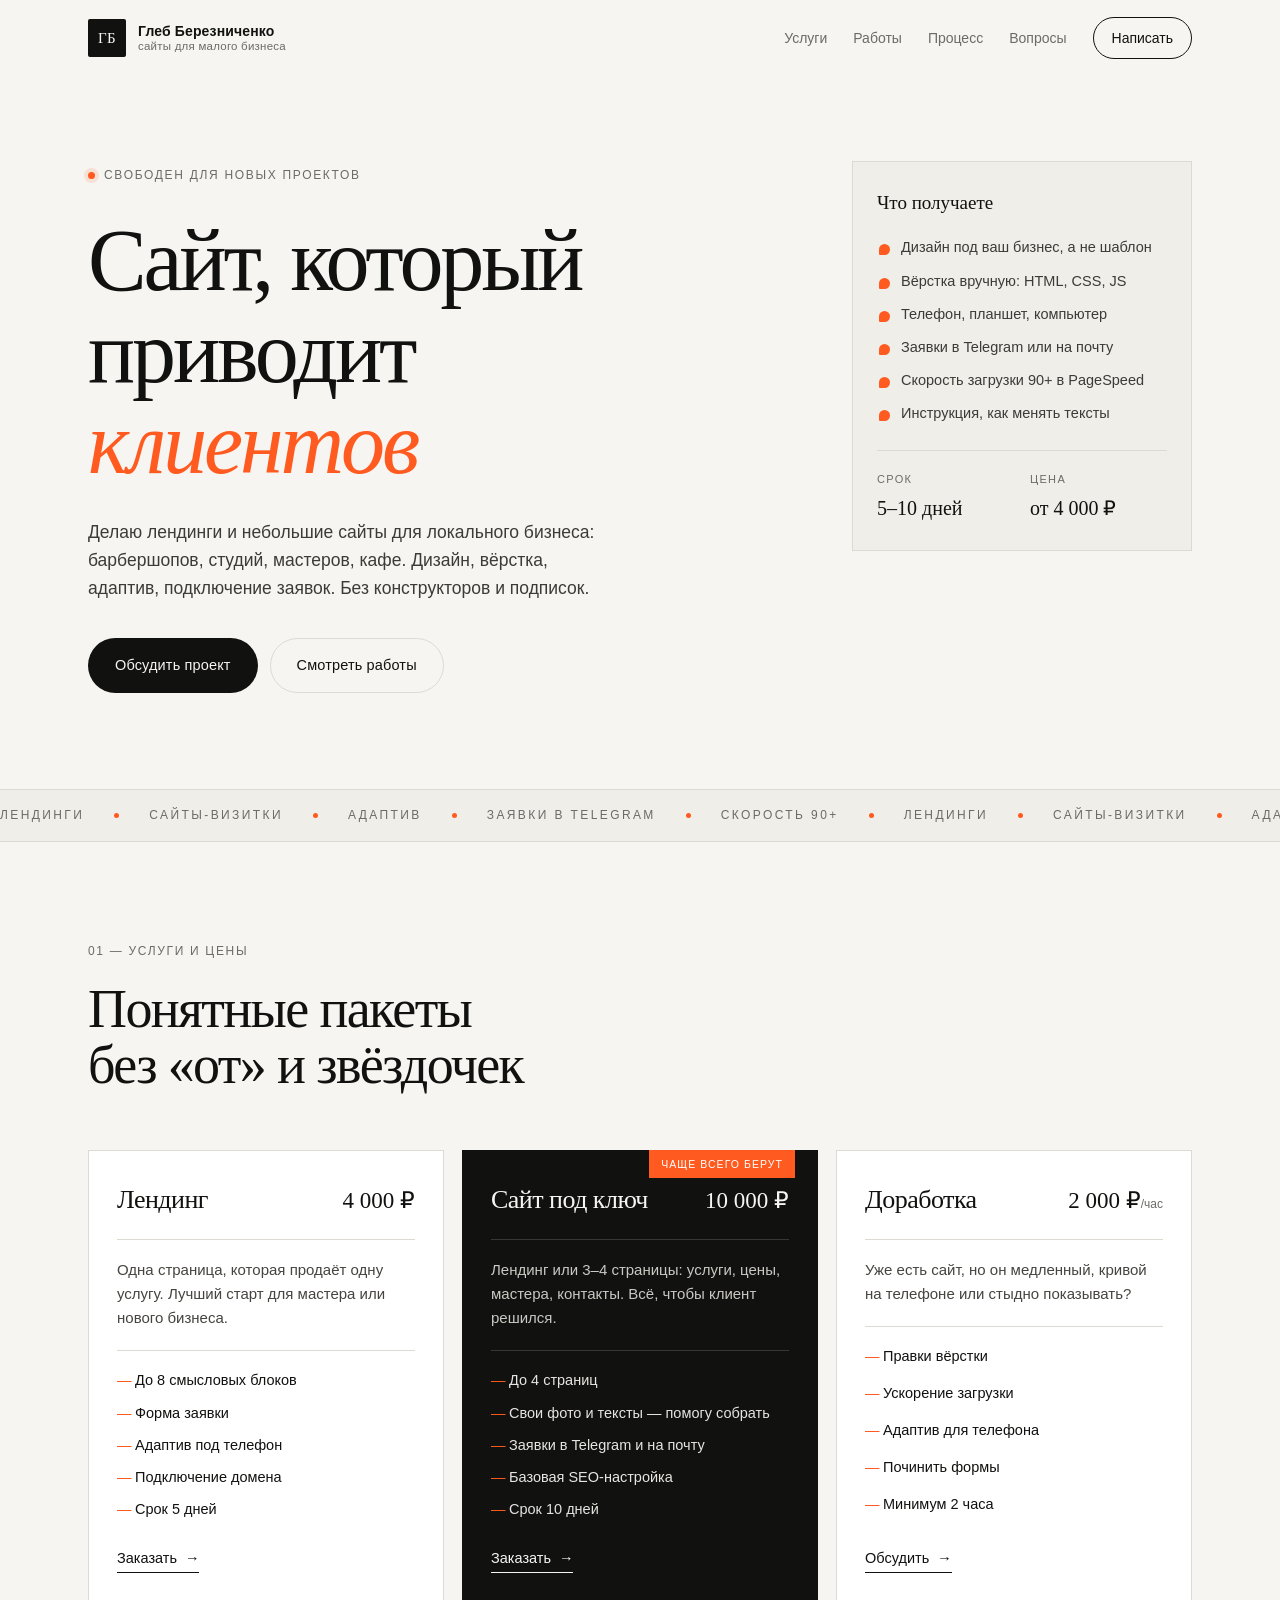
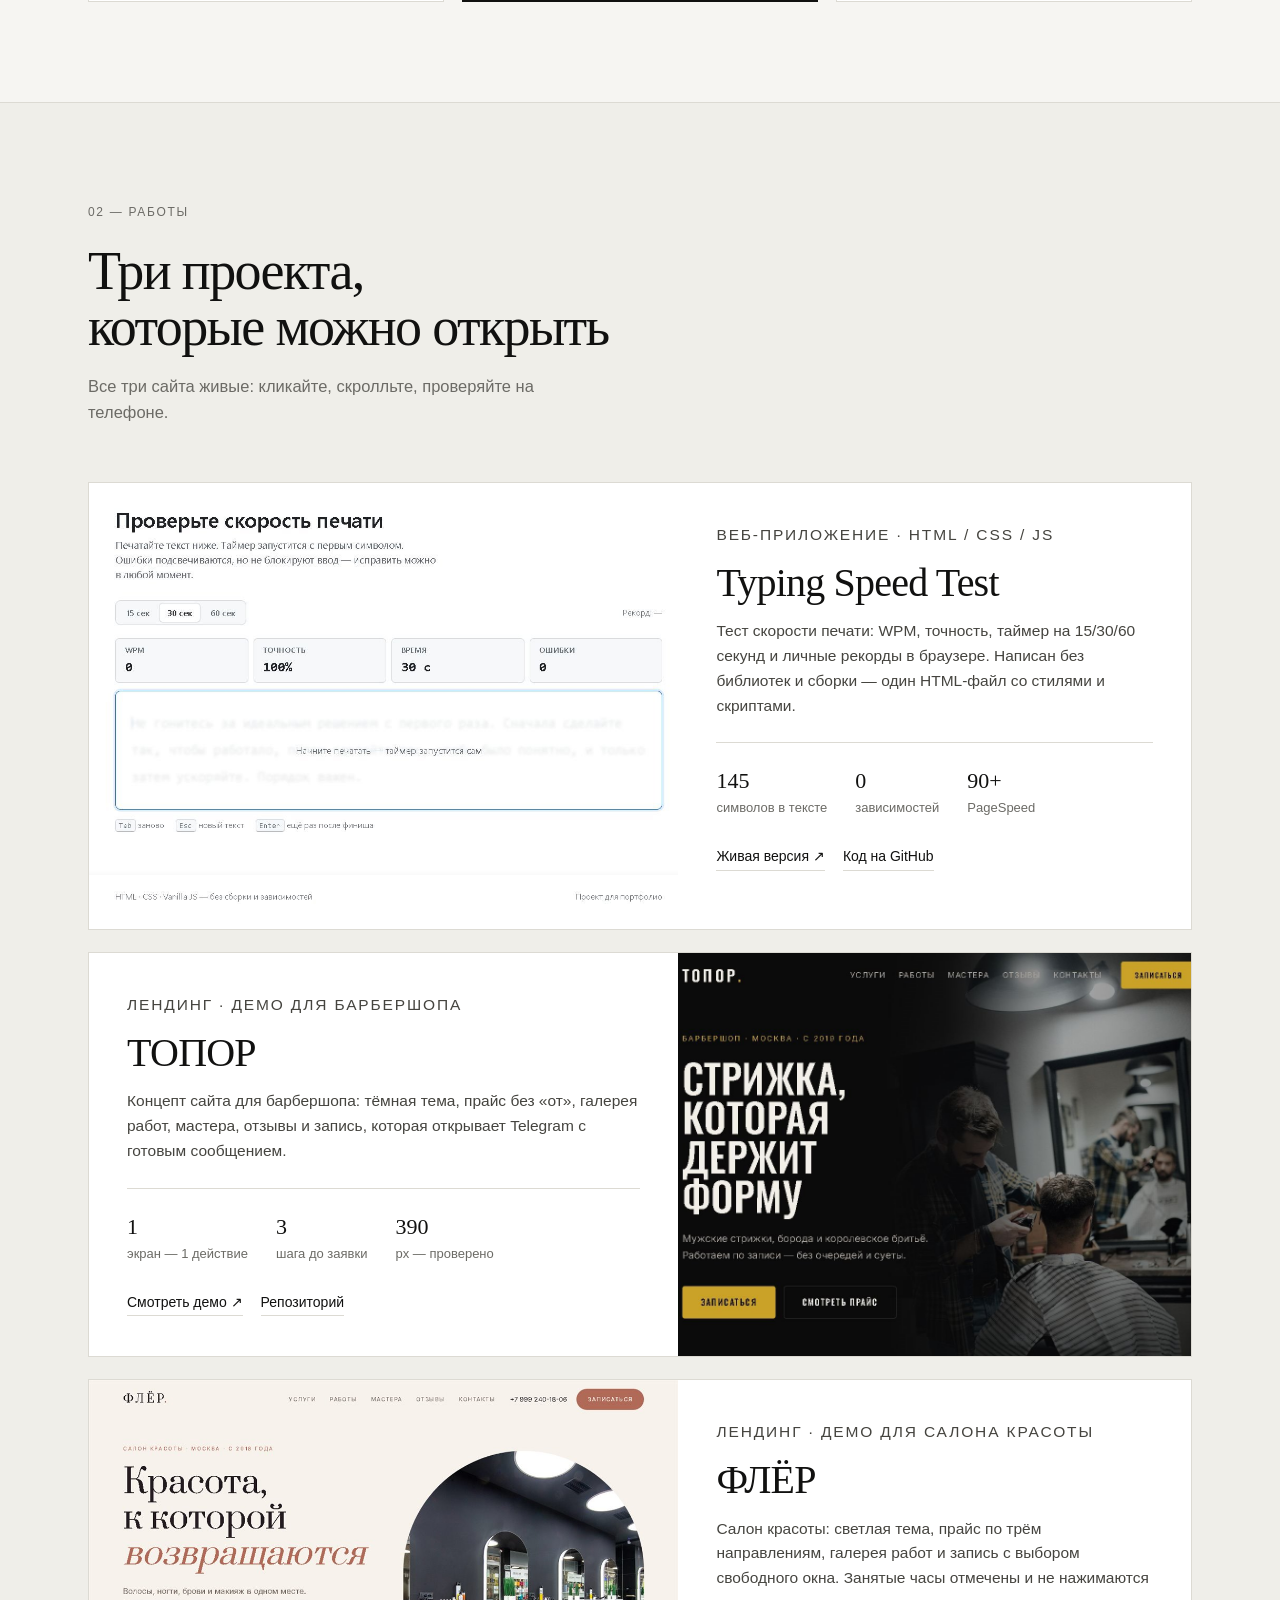
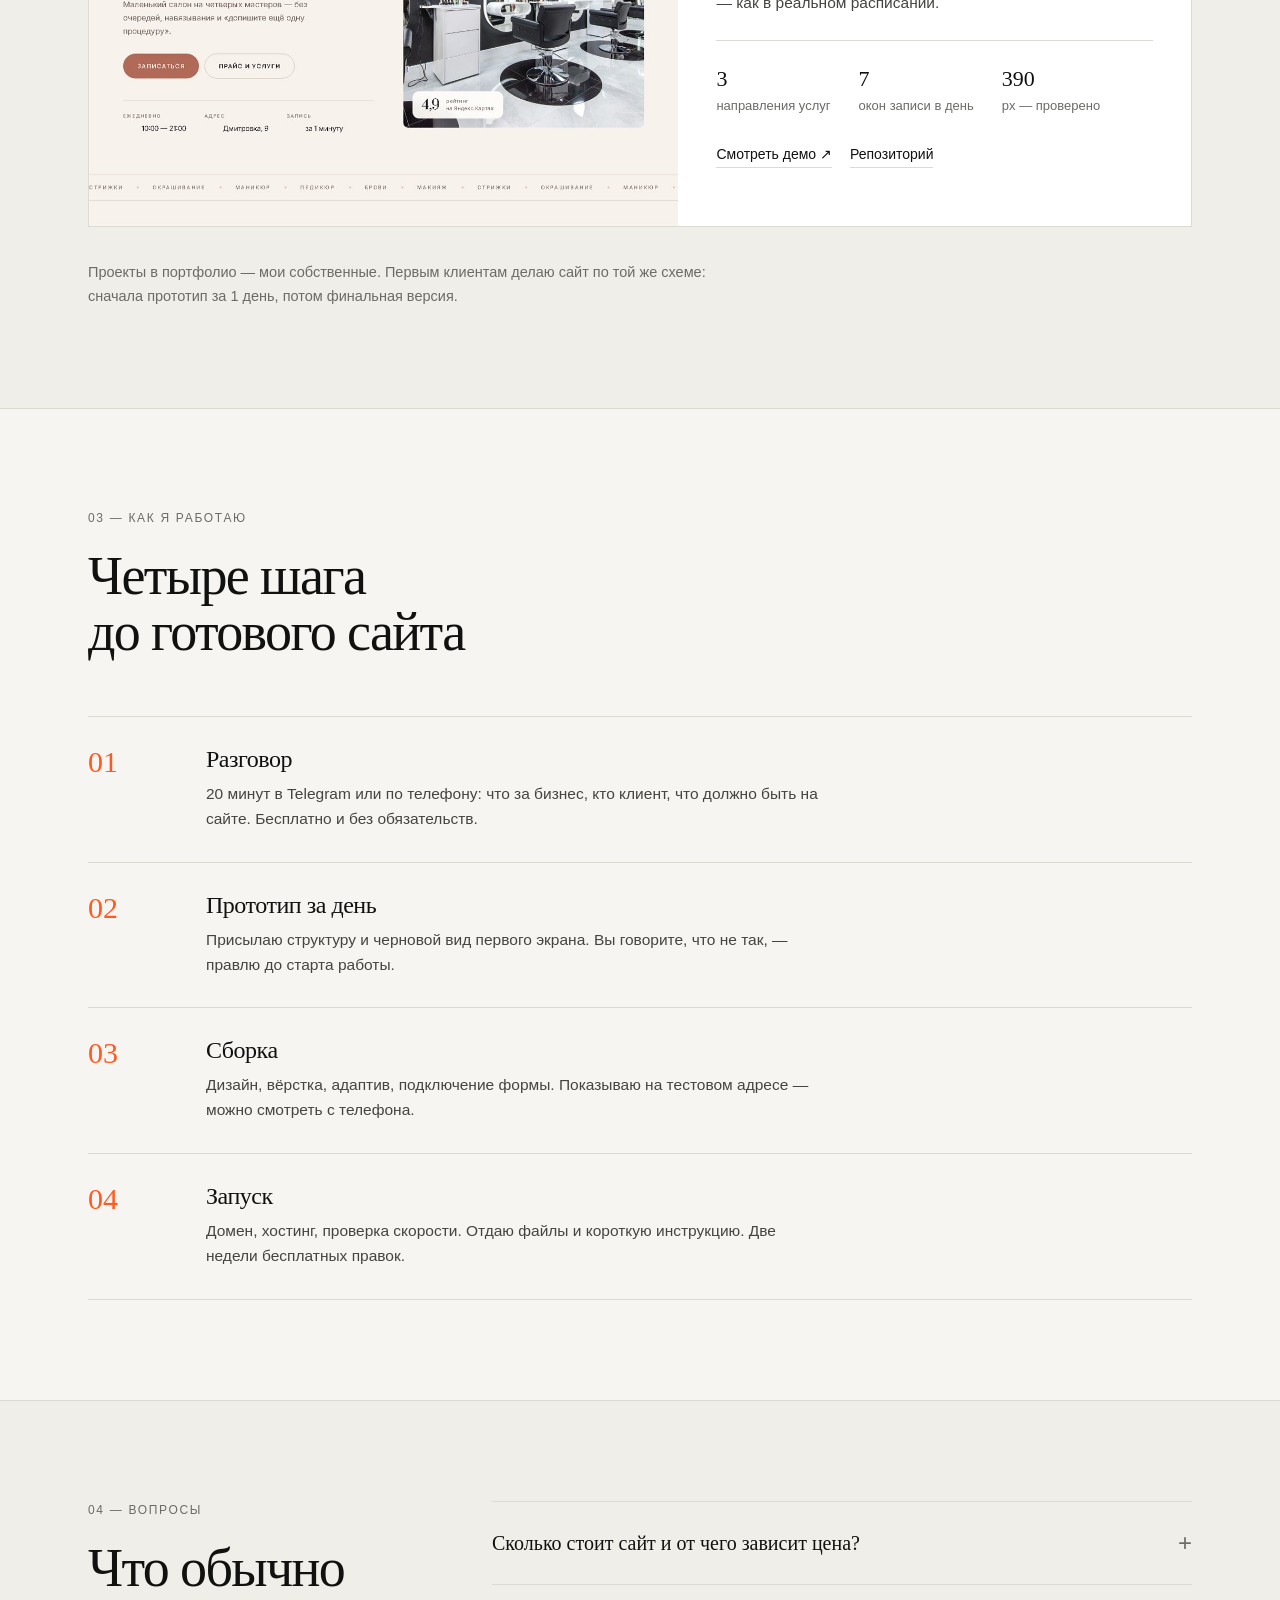
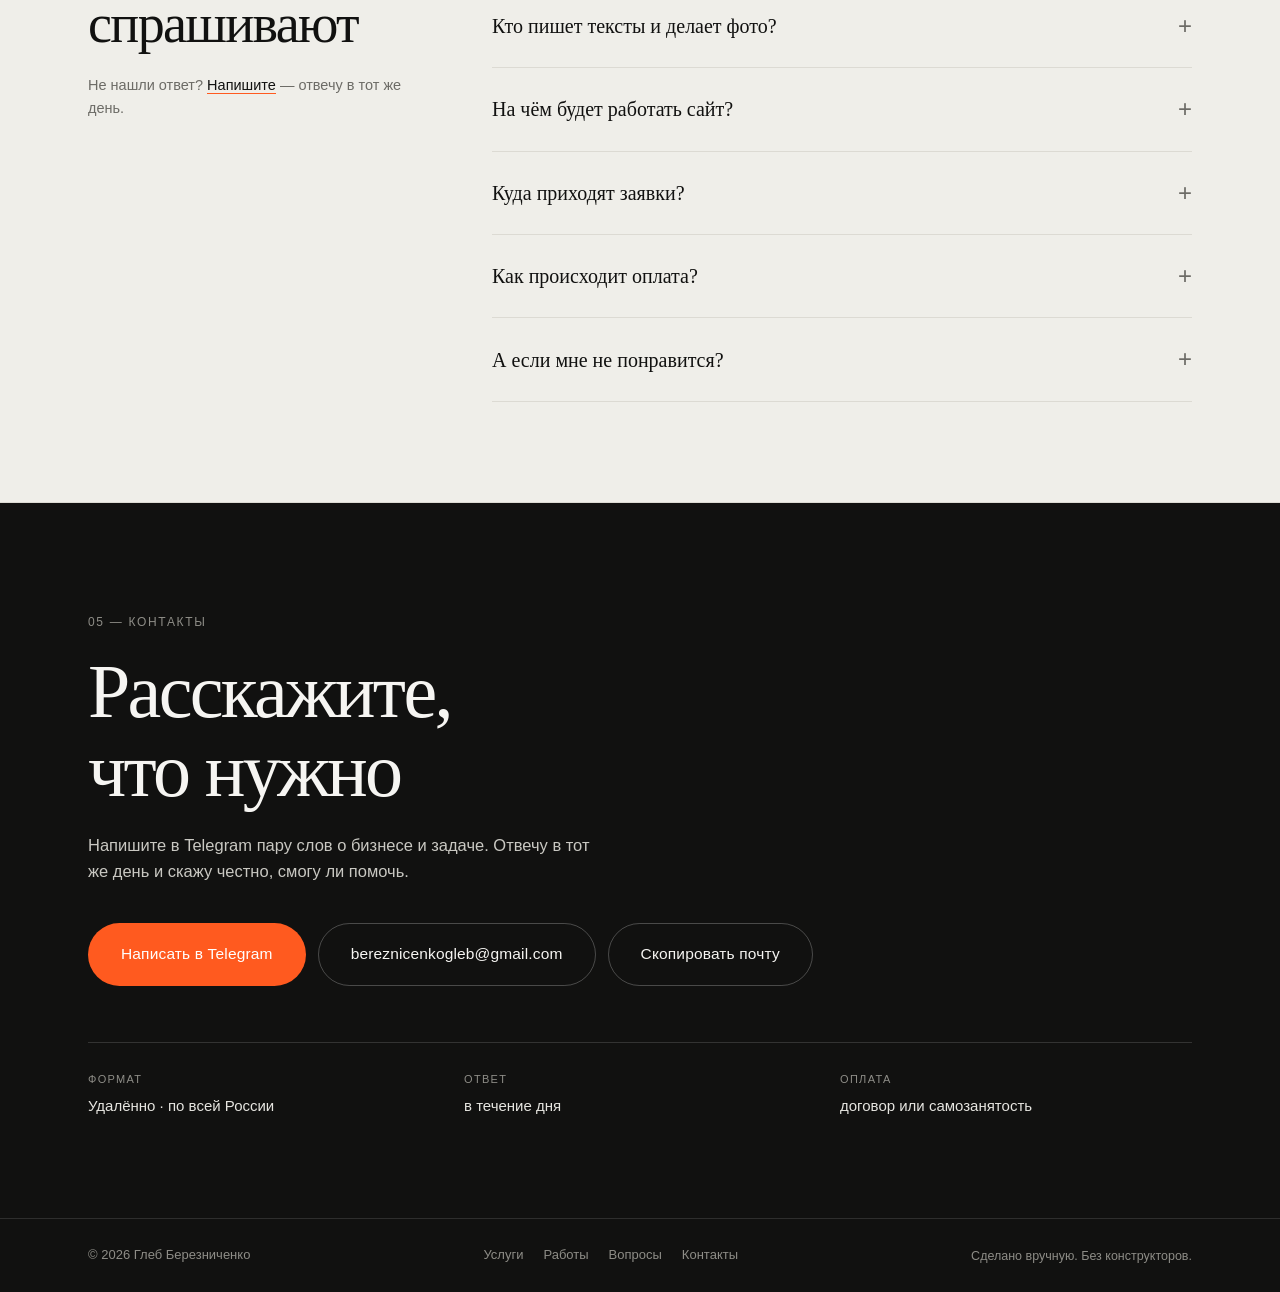
<file: index.html>
<!DOCTYPE html>
<html lang="ru">
<head>
  <meta charset="UTF-8">
  <meta name="viewport" content="width=device-width, initial-scale=1">
  <title>Глеб Березниченко — сайты для малого бизнеса</title>
  <meta name="description" content="Делаю лендинги и сайты для малого бизнеса: дизайн, вёрстка, адаптив, подключение заявок. Чистый код, срок 5–10 дней, цена от 4 000 ₽.">
  <meta name="theme-color" content="#f6f5f2">
  <link rel="icon" href="data:image/svg+xml,%3Csvg xmlns='http://www.w3.org/2000/svg' viewBox='0 0 32 32'%3E%3Crect width='32' height='32' rx='6' fill='%23111110'/%3E%3Ctext x='16' y='23' font-family='Georgia,serif' font-size='19' fill='%23ff5a1f' text-anchor='middle'%3EГ%3C/text%3E%3C/svg%3E">
  <link rel="stylesheet" href="css/style.css">
</head>
<body>
  <header class="header" id="header">
    <div class="container header__inner">
      <a class="brand" href="#top">
        <span class="brand__mark">ГБ</span>
        <span class="brand__text">Глеб Березниченко<em>сайты для малого бизнеса</em></span>
      </a>

      <nav class="nav" id="nav" aria-label="Основная навигация">
        <a href="#services">Услуги</a>
        <a href="#work">Работы</a>
        <a href="#process">Процесс</a>
        <a href="#faq">Вопросы</a>
        <a class="nav__cta" href="#contact">Написать</a>
      </nav>

      <button class="burger" id="burger" type="button" aria-label="Открыть меню" aria-expanded="false" aria-controls="nav">
        <span></span><span></span>
      </button>
    </div>
  </header>

  <main id="top">
    <!-- ------------------------------------------------------------- hero -->
    <section class="hero">
      <div class="container hero__grid">
        <div class="hero__main">
          <p class="eyebrow"><span class="dot"></span>Свободен для новых проектов</p>
          <h1>Сайт, который<br>приводит<br><em>клиентов</em></h1>
          <p class="hero__lead">
            Делаю лендинги и небольшие сайты для локального бизнеса:
            барбершопов, студий, мастеров, кафе. Дизайн, вёрстка, адаптив,
            подключение заявок. Без конструкторов и подписок.
          </p>
          <div class="hero__actions">
            <a class="btn btn--primary" href="#contact">Обсудить проект</a>
            <a class="btn btn--ghost" href="#work">Смотреть работы</a>
          </div>
        </div>

        <aside class="hero__side">
          <p class="hero__side-title">Что получаете</p>
          <ul class="checklist">
            <li>Дизайн под ваш бизнес, а не шаблон</li>
            <li>Вёрстка вручную: HTML, CSS, JS</li>
            <li>Телефон, планшет, компьютер</li>
            <li>Заявки в Telegram или на почту</li>
            <li>Скорость загрузки 90+ в PageSpeed</li>
            <li>Инструкция, как менять тексты</li>
          </ul>
          <dl class="hero__stats">
            <div>
              <dt>Срок</dt>
              <dd>5–10 дней</dd>
            </div>
            <div>
              <dt>Цена</dt>
              <dd>от 4 000 ₽</dd>
            </div>
          </dl>
        </aside>
      </div>
    </section>

    <!-- ------------------------------------------------------------ strip -->
    <div class="strip" aria-hidden="true">
      <div class="strip__track">
        <span>Лендинги</span><i></i>
        <span>Сайты-визитки</span><i></i>
        <span>Адаптив</span><i></i>
        <span>Заявки в Telegram</span><i></i>
        <span>Скорость 90+</span><i></i>
        <span>Лендинги</span><i></i>
        <span>Сайты-визитки</span><i></i>
        <span>Адаптив</span><i></i>
        <span>Заявки в Telegram</span><i></i>
        <span>Скорость 90+</span><i></i>
      </div>
    </div>

    <!-- --------------------------------------------------------- services -->
    <section class="section" id="services">
      <div class="container">
        <div class="section__head">
          <p class="kicker">01 — Услуги и цены</p>
          <h2>Понятные пакеты<br>без «от» и звёздочек</h2>
        </div>

        <div class="services">
          <article class="service reveal">
            <div class="service__top">
              <h3>Лендинг</h3>
              <p class="service__price">4 000 ₽</p>
            </div>
            <p class="service__desc">Одна страница, которая продаёт одну услугу. Лучший старт для мастера или нового бизнеса.</p>
            <ul class="service__list">
              <li>До 8 смысловых блоков</li>
              <li>Форма заявки</li>
              <li>Адаптив под телефон</li>
              <li>Подключение домена</li>
              <li>Срок 5 дней</li>
            </ul>
            <a class="service__link" href="#contact">Заказать <span>→</span></a>
          </article>

          <article class="service service--accent reveal">
            <p class="service__badge">Чаще всего берут</p>
            <div class="service__top">
              <h3>Сайт под ключ</h3>
              <p class="service__price">10 000 ₽</p>
            </div>
            <p class="service__desc">Лендинг или 3–4 страницы: услуги, цены, мастера, контакты. Всё, чтобы клиент решился.</p>
            <ul class="service__list">
              <li>До 4 страниц</li>
              <li>Свои фото и тексты — помогу собрать</li>
              <li>Заявки в Telegram и на почту</li>
              <li>Базовая SEO-настройка</li>
              <li>Срок 10 дней</li>
            </ul>
            <a class="service__link" href="#contact">Заказать <span>→</span></a>
          </article>

          <article class="service reveal">
            <div class="service__top">
              <h3>Доработка</h3>
              <p class="service__price">2 000 ₽<small>/час</small></p>
            </div>
            <p class="service__desc">Уже есть сайт, но он медленный, кривой на телефоне или стыдно показывать?</p>
            <ul class="service__list">
              <li>Правки вёрстки</li>
              <li>Ускорение загрузки</li>
              <li>Адаптив для телефона</li>
              <li>Починить формы</li>
              <li>Минимум 2 часа</li>
            </ul>
            <a class="service__link" href="#contact">Обсудить <span>→</span></a>
          </article>
        </div>
      </div>
    </section>

    <!-- ------------------------------------------------------------- work -->
    <section class="section section--paper" id="work">
      <div class="container">
        <div class="section__head">
          <p class="kicker">02 — Работы</p>
          <h2>Три проекта,<br>которые можно открыть</h2>
          <p class="section__lead">Все три сайта живые: кликайте, скролльте, проверяйте на телефоне.</p>
        </div>

        <article class="case reveal">
          <a class="case__media" href="https://bereznicenkogleb-droid.github.io/typing-test/" target="_blank" rel="noopener">
            <img src="assets/case-typing.jpg" alt="Скриншот теста скорости печати" loading="lazy">
            <span class="case__open">Открыть сайт ↗</span>
          </a>
          <div class="case__body">
            <p class="case__tag">Веб-приложение · HTML / CSS / JS</p>
            <h3>Typing Speed Test</h3>
            <p>
              Тест скорости печати: WPM, точность, таймер на 15/30/60 секунд
              и личные рекорды в браузере. Написан без библиотек и сборки —
              один HTML-файл со стилями и скриптами.
            </p>
            <ul class="case__facts">
              <li><b>145</b> символов в тексте</li>
              <li><b>0</b> зависимостей</li>
              <li><b>90+</b> PageSpeed</li>
            </ul>
            <div class="case__links">
              <a href="https://bereznicenkogleb-droid.github.io/typing-test/" target="_blank" rel="noopener">Живая версия ↗</a>
              <a href="https://github.com/bereznicenkogleb-droid/typing-test" target="_blank" rel="noopener">Код на GitHub</a>
            </div>
          </div>
        </article>

        <article class="case case--flip reveal">
          <a class="case__media" href="https://bereznicenkogleb-droid.github.io/barbershop-demo/" target="_blank" rel="noopener">
            <img src="assets/case-barber.jpg" alt="Скриншот лендинга барбершопа ТОПОР" loading="lazy">
            <span class="case__open">Открыть демо ↗</span>
          </a>
          <div class="case__body">
            <p class="case__tag">Лендинг · Демо для барбершопа</p>
            <h3>ТОПОР</h3>
            <p>
              Концепт сайта для барбершопа: тёмная тема, прайс без «от»,
              галерея работ, мастера, отзывы и запись, которая открывает
              Telegram с готовым сообщением.
            </p>
            <ul class="case__facts">
              <li><b>1</b> экран — 1 действие</li>
              <li><b>3</b> шага до заявки</li>
              <li><b>390</b> px — проверено</li>
            </ul>
            <div class="case__links">
              <a href="https://bereznicenkogleb-droid.github.io/barbershop-demo/" target="_blank" rel="noopener">Смотреть демо ↗</a>
              <a href="https://github.com/bereznicenkogleb-droid/barbershop-demo" target="_blank" rel="noopener">Репозиторий</a>
            </div>
          </div>
        </article>

        <article class="case reveal">
          <a class="case__media" href="https://bereznicenkogleb-droid.github.io/salon-demo/" target="_blank" rel="noopener">
            <img src="assets/case-salon.jpg" alt="Скриншот лендинга салона красоты ФЛЁР" loading="lazy">
            <span class="case__open">Открыть демо ↗</span>
          </a>
          <div class="case__body">
            <p class="case__tag">Лендинг · Демо для салона красоты</p>
            <h3>ФЛЁР</h3>
            <p>
              Салон красоты: светлая тема, прайс по трём направлениям,
              галерея работ и запись с выбором свободного окна.
              Занятые часы отмечены и не нажимаются — как в реальном расписании.
            </p>
            <ul class="case__facts">
              <li><b>3</b> направления услуг</li>
              <li><b>7</b> окон записи в день</li>
              <li><b>390</b> px — проверено</li>
            </ul>
            <div class="case__links">
              <a href="https://bereznicenkogleb-droid.github.io/salon-demo/" target="_blank" rel="noopener">Смотреть демо ↗</a>
              <a href="https://github.com/bereznicenkogleb-droid/salon-demo" target="_blank" rel="noopener">Репозиторий</a>
            </div>
          </div>
        </article>

        <p class="work__note">
          Проекты в портфолио — мои собственные. Первым клиентам делаю сайт
          по той же схеме: сначала прототип за 1 день, потом финальная версия.
        </p>
      </div>
    </section>

    <!-- ---------------------------------------------------------- process -->
    <section class="section" id="process">
      <div class="container">
        <div class="section__head">
          <p class="kicker">03 — Как я работаю</p>
          <h2>Четыре шага<br>до готового сайта</h2>
        </div>

        <ol class="steps">
          <li class="step reveal">
            <span class="step__num">01</span>
            <div>
              <h3>Разговор</h3>
              <p>20 минут в Telegram или по телефону: что за бизнес, кто клиент, что должно быть на сайте. Бесплатно и без обязательств.</p>
            </div>
          </li>
          <li class="step reveal">
            <span class="step__num">02</span>
            <div>
              <h3>Прототип за день</h3>
              <p>Присылаю структуру и черновой вид первого экрана. Вы говорите, что не так, — правлю до старта работы.</p>
            </div>
          </li>
          <li class="step reveal">
            <span class="step__num">03</span>
            <div>
              <h3>Сборка</h3>
              <p>Дизайн, вёрстка, адаптив, подключение формы. Показываю на тестовом адресе — можно смотреть с телефона.</p>
            </div>
          </li>
          <li class="step reveal">
            <span class="step__num">04</span>
            <div>
              <h3>Запуск</h3>
              <p>Домен, хостинг, проверка скорости. Отдаю файлы и короткую инструкцию. Две недели бесплатных правок.</p>
            </div>
          </li>
        </ol>
      </div>
    </section>

    <!-- -------------------------------------------------------------- faq -->
    <section class="section section--paper" id="faq">
      <div class="container faq">
        <div class="faq__head">
          <p class="kicker">04 — Вопросы</p>
          <h2>Что обычно<br>спрашивают</h2>
          <p class="faq__note">Не нашли ответ? <a href="#contact">Напишите</a> — отвечу в тот же день.</p>
        </div>

        <div class="faq__list">
          <details class="faq__item">
            <summary>Сколько стоит сайт и от чего зависит цена?</summary>
            <p>Лендинг — 4 000 ₽, сайт на 3–4 страницы — 10 000 ₽. Цена зависит от количества блоков, нужны ли фотосъёмка и тексты, есть ли готовый логотип. Точную сумму называю после короткого разговора — и не меняю её по ходу.</p>
          </details>
          <details class="faq__item">
            <summary>Кто пишет тексты и делает фото?</summary>
            <p>Тексты собираю вместе с вами: задаю вопросы, вы отвечаете, я превращаю это в структуру. Фото — ваши; если их нет, подберу временные и подскажу, что снять на телефон, чтобы выглядело нормально.</p>
          </details>
          <details class="faq__item">
            <summary>На чём будет работать сайт?</summary>
            <p>Чистый HTML, CSS и JavaScript. Без WordPress, конструкторов и подписок — сайт не «сломается» после обновления плагина и грузится за секунду. Хостинг — от 200 ₽ в месяц, домен — около 300 ₽ в год. Помогу подключить.</p>
          </details>
          <details class="faq__item">
            <summary>Куда приходят заявки?</summary>
            <p>Куда удобно: в Telegram, на почту или в Google-таблицу. Настраиваю так, чтобы не терялись: человек оставил телефон — вы получили сообщение.</p>
          </details>
          <details class="faq__item">
            <summary>Как происходит оплата?</summary>
            <p>50% перед началом, 50% после сдачи. Работаю по договору или самозанятости — как удобнее вам. Правки в рамках согласованного объёма бесплатны.</p>
          </details>
          <details class="faq__item">
            <summary>А если мне не понравится?</summary>
            <p>Показываю прототип до основной работы, поэтому сюрпризов не бывает. Если на этапе прототипа решите остановиться — верну предоплату, оставив только стоимость уже сделанного.</p>
          </details>
        </div>
      </div>
    </section>

    <!-- ---------------------------------------------------------- contact -->
    <section class="section contact" id="contact">
      <div class="container">
        <p class="kicker">05 — Контакты</p>
        <h2 class="contact__title">Расскажите,<br>что нужно</h2>
        <p class="contact__lead">
          Напишите в Telegram пару слов о бизнесе и задаче.
          Отвечу в тот же день и скажу честно, смогу ли помочь.
        </p>

        <div class="contact__actions">
          <a class="btn btn--primary btn--big" href="https://t.me/Adametsky" target="_blank" rel="noopener">Написать в Telegram</a>
          <a class="btn btn--ghost btn--big" href="mailto:bereznicenkogleb@gmail.com">bereznicenkogleb@gmail.com</a>
          <button class="btn btn--ghost btn--big" type="button" id="copy-email" data-email="bereznicenkogleb@gmail.com">Скопировать почту</button>
        </div>

        <dl class="contact__meta">
          <div>
            <dt>Формат</dt>
            <dd>Удалённо · по всей России</dd>
          </div>
          <div>
            <dt>Ответ</dt>
            <dd>в течение дня</dd>
          </div>
          <div>
            <dt>Оплата</dt>
            <dd>договор или самозанятость</dd>
          </div>
        </dl>
      </div>
    </section>
  </main>

  <footer class="footer">
    <div class="container footer__inner">
      <p>© <span id="year">2026</span> Глеб Березниченко</p>
      <nav class="footer__nav" aria-label="Ссылки в подвале">
        <a href="#services">Услуги</a>
        <a href="#work">Работы</a>
        <a href="#faq">Вопросы</a>
        <a href="#contact">Контакты</a>
      </nav>
      <p class="footer__note">Сделано вручную. Без конструкторов.</p>
    </div>
  </footer>

  <script src="js/main.js" defer></script>
</body>
</html>
</file>
<file: css/style.css>
/* ==========================================================================
   Глеб Березниченко — портфолио.
   Светлая «бумажная» тема: серифные заголовки + системный гротеск + оранжевый.
   ========================================================================== */

:root {
  --paper: #f6f5f2;
  --paper-2: #efeee9;
  --ink: #111110;
  --muted: #6c6b66;
  --line: #dcdad3;
  --accent: #ff5a1f;
  --container: 1160px;
  --serif: Georgia, "Times New Roman", "PT Serif", serif;
  --sans: -apple-system, BlinkMacSystemFont, "Segoe UI", "Inter", Arial, sans-serif;
  --ease: cubic-bezier(0.22, 0.61, 0.36, 1);
}

*,
*::before,
*::after {
  box-sizing: border-box;
}

html {
  scroll-behavior: smooth;
  -webkit-text-size-adjust: 100%;
}

body {
  margin: 0;
  background: var(--paper);
  color: var(--ink);
  font-family: var(--sans);
  font-size: 16px;
  line-height: 1.6;
  -webkit-font-smoothing: antialiased;
  overflow-x: hidden;
}

img {
  display: block;
  max-width: 100%;
  height: auto;
}

a {
  color: inherit;
  text-decoration: none;
}

p {
  margin: 0;
}

ul,
ol,
dl {
  margin: 0;
  padding: 0;
  list-style: none;
}

h1,
h2,
h3 {
  margin: 0;
  font-family: var(--serif);
  font-weight: 400;
  letter-spacing: -0.02em;
  line-height: 1.04;
}

::selection {
  background: var(--ink);
  color: var(--paper);
}

:focus-visible {
  outline: 2px solid var(--accent);
  outline-offset: 3px;
}

.container {
  width: 100%;
  max-width: var(--container);
  margin: 0 auto;
  padding: 0 28px;
}

/* --------------------------------------------------------------- шапка */

.header {
  position: sticky;
  top: 0;
  z-index: 50;
  background: rgba(246, 245, 242, 0.86);
  border-bottom: 1px solid transparent;
  -webkit-backdrop-filter: blur(10px);
  backdrop-filter: blur(10px);
  transition: border-color 0.25s var(--ease), background 0.25s var(--ease);
}

.header.is-scrolled {
  border-bottom-color: var(--line);
  background: rgba(246, 245, 242, 0.95);
}

/* С открытым меню блюр убираем — иначе Chromium «просвечивает» контентом. */
.header.is-open {
  background: var(--paper);
  -webkit-backdrop-filter: none;
  backdrop-filter: none;
}

.header__inner {
  display: flex;
  align-items: center;
  justify-content: space-between;
  gap: 28px;
  min-height: 76px;
}

.brand {
  display: flex;
  align-items: center;
  gap: 12px;
  line-height: 1.2;
}

.brand__mark {
  display: grid;
  place-items: center;
  width: 38px;
  height: 38px;
  background: var(--ink);
  color: var(--paper);
  font-family: var(--serif);
  font-size: 15px;
  letter-spacing: 0.02em;
  border-radius: 2px;
}

.brand__text {
  font-size: 14px;
  font-weight: 600;
  letter-spacing: 0.01em;
}

.brand__text em {
  display: block;
  font-style: normal;
  font-size: 11.5px;
  font-weight: 400;
  letter-spacing: 0.02em;
  color: var(--muted);
}

.nav {
  display: flex;
  align-items: center;
  gap: 26px;
  margin-left: auto;
}

.nav a {
  font-size: 14px;
  color: var(--muted);
  transition: color 0.2s var(--ease);
}

.nav a:hover {
  color: var(--ink);
}

.nav__cta {
  padding: 9px 18px;
  border: 1px solid var(--ink);
  border-radius: 100px;
  color: var(--ink) !important;
  transition: background 0.2s var(--ease), color 0.2s var(--ease);
}

.nav__cta:hover {
  background: var(--ink);
  color: var(--paper) !important;
}

.burger {
  display: none;
  width: 44px;
  height: 44px;
  padding: 0;
  border: 1px solid var(--line);
  border-radius: 50%;
  background: transparent;
  position: relative;
  cursor: pointer;
}

.burger span {
  position: absolute;
  left: 13px;
  width: 18px;
  height: 1.5px;
  background: var(--ink);
  transition: transform 0.25s var(--ease), opacity 0.2s var(--ease);
}

.burger span:nth-child(1) {
  top: 19px;
}

.burger span:nth-child(2) {
  top: 25px;
}

.burger.is-active span:nth-child(1) {
  transform: translateY(3px) rotate(45deg);
}

.burger.is-active span:nth-child(2) {
  transform: translateY(-3px) rotate(-45deg);
}

/* ---------------------------------------------------------------- hero */

.hero {
  padding: 84px 0 96px;
  border-bottom: 1px solid var(--line);
}

.hero__grid {
  display: grid;
  grid-template-columns: minmax(0, 1fr) 340px;
  gap: 72px;
  align-items: start;
}

.eyebrow {
  display: inline-flex;
  align-items: center;
  gap: 9px;
  margin-bottom: 30px;
  font-size: 12px;
  letter-spacing: 0.14em;
  text-transform: uppercase;
  color: var(--muted);
}

.dot {
  width: 7px;
  height: 7px;
  border-radius: 50%;
  background: var(--accent);
  box-shadow: 0 0 0 4px rgba(255, 90, 31, 0.14);
}

.hero h1 {
  font-size: clamp(44px, 7.4vw, 88px);
  letter-spacing: -0.035em;
}

.hero h1 em {
  color: var(--accent);
  font-style: italic;
}

.hero__lead {
  max-width: 520px;
  margin-top: 28px;
  font-size: 17.5px;
  color: #3c3b37;
}

.hero__actions {
  display: flex;
  flex-wrap: wrap;
  gap: 12px;
  margin-top: 36px;
}

.hero__side {
  padding: 26px 24px;
  border: 1px solid var(--line);
  background: var(--paper-2);
}

.hero__side-title {
  font-family: var(--serif);
  font-size: 19px;
  margin-bottom: 18px;
}

.checklist {
  display: grid;
  gap: 10px;
}

.checklist li {
  position: relative;
  padding-left: 24px;
  font-size: 14.5px;
  color: #3c3b37;
}

.checklist li::before {
  content: "";
  position: absolute;
  left: 2px;
  top: 8px;
  width: 11px;
  height: 11px;
  background: var(--accent);
  border-radius: 50% 50% 50% 1px;
}

.hero__stats {
  display: grid;
  grid-template-columns: 1fr 1fr;
  gap: 16px;
  margin-top: 24px;
  padding-top: 20px;
  border-top: 1px solid var(--line);
}

.hero__stats dt {
  font-size: 11px;
  letter-spacing: 0.12em;
  text-transform: uppercase;
  color: var(--muted);
  margin-bottom: 4px;
}

.hero__stats dd {
  margin: 0;
  font-family: var(--serif);
  font-size: 20px;
}

/* --------------------------------------------------------------- кнопки */

.btn {
  display: inline-flex;
  align-items: center;
  justify-content: center;
  gap: 10px;
  padding: 15px 26px;
  border: 1px solid transparent;
  border-radius: 100px;
  font-family: inherit;
  font-size: 14.5px;
  font-weight: 500;
  letter-spacing: 0.01em;
  cursor: pointer;
  transition: background 0.22s var(--ease), color 0.22s var(--ease),
    border-color 0.22s var(--ease), transform 0.22s var(--ease);
}

.btn:active {
  transform: translateY(1px);
}

.btn--primary {
  background: var(--ink);
  color: var(--paper);
}

.btn--primary:hover {
  background: var(--accent);
  color: #fff;
}

.btn--ghost {
  border-color: var(--line);
  color: var(--ink);
  background: transparent;
}

.btn--ghost:hover {
  border-color: var(--ink);
  background: #fff;
}

.btn--big {
  padding: 18px 32px;
  font-size: 15.5px;
}

/* --------------------------------------------------------------- бегущая */

.strip {
  border-bottom: 1px solid var(--line);
  background: var(--paper-2);
  padding: 16px 0;
  overflow: hidden;
}

.strip__track {
  display: flex;
  align-items: center;
  gap: 30px;
  width: max-content;
  animation: marquee 38s linear infinite;
}

.strip__track span {
  font-size: 12px;
  letter-spacing: 0.2em;
  text-transform: uppercase;
  color: var(--muted);
  white-space: nowrap;
}

.strip__track i {
  width: 5px;
  height: 5px;
  border-radius: 50%;
  background: var(--accent);
  flex: none;
}

@keyframes marquee {
  from {
    transform: translateX(0);
  }
  to {
    transform: translateX(-50%);
  }
}

/* -------------------------------------------------------------- секции */

.section {
  padding: 100px 0;
  border-bottom: 1px solid var(--line);
  scroll-margin-top: 76px;
}

.section--paper {
  background: var(--paper-2);
}

.section__head {
  max-width: 800px;
  margin-bottom: 56px;
}

.kicker {
  font-size: 12px;
  letter-spacing: 0.14em;
  text-transform: uppercase;
  color: var(--muted);
  margin-bottom: 20px;
}

.section__head h2,
.faq__head h2 {
  font-size: clamp(32px, 4.6vw, 54px);
  letter-spacing: -0.03em;
}

.section__lead {
  margin-top: 18px;
  color: var(--muted);
  font-size: 16.5px;
  max-width: 520px;
}

/* -------------------------------------------------------------- услуги */

.services {
  display: grid;
  grid-template-columns: repeat(3, 1fr);
  gap: 18px;
  align-items: stretch;
}

.service {
  display: flex;
  flex-direction: column;
  padding: 32px 28px 28px;
  background: #fff;
  border: 1px solid var(--line);
  transition: transform 0.3s var(--ease), box-shadow 0.3s var(--ease);
}

.service:hover {
  transform: translateY(-4px);
  box-shadow: 0 18px 40px -24px rgba(17, 17, 16, 0.35);
}

.service--accent {
  background: var(--ink);
  color: var(--paper);
  border-color: var(--ink);
  position: relative;
}

.service__badge {
  position: absolute;
  top: -1px;
  right: 22px;
  padding: 6px 12px;
  background: var(--accent);
  color: #fff;
  font-size: 10.5px;
  letter-spacing: 0.1em;
  text-transform: uppercase;
}

.service__top {
  display: flex;
  align-items: baseline;
  justify-content: space-between;
  gap: 14px;
  padding-bottom: 20px;
  border-bottom: 1px solid var(--line);
}

.service--accent .service__top {
  border-color: rgba(255, 255, 255, 0.16);
}

.service h3 {
  font-size: 26px;
}

.service__price {
  font-family: var(--serif);
  font-size: 23px;
  white-space: nowrap;
}

.service__price small {
  font-family: var(--sans);
  font-size: 12px;
  color: var(--muted);
}

.service__desc {
  margin-top: 18px;
  font-size: 15px;
  color: #45443f;
}

.service--accent .service__desc {
  color: #c9c8c2;
}

.service__list {
  display: grid;
  gap: 9px;
  margin-top: 20px;
  padding-top: 18px;
  border-top: 1px solid var(--line);
  font-size: 14.5px;
  flex: 1;
}

.service--accent .service__list {
  border-color: rgba(255, 255, 255, 0.16);
  color: #e6e5e0;
}

.service__list li {
  position: relative;
  padding-left: 18px;
}

.service__list li::before {
  content: "—";
  position: absolute;
  left: 0;
  color: var(--accent);
}

.service__link {
  display: inline-flex;
  align-items: center;
  gap: 8px;
  margin-top: 26px;
  font-size: 14.5px;
  font-weight: 500;
  border-bottom: 1px solid var(--ink);
  align-self: flex-start;
  padding-bottom: 2px;
  transition: color 0.2s var(--ease), border-color 0.2s var(--ease);
}

.service__link span {
  transition: transform 0.2s var(--ease);
}

.service__link:hover {
  color: var(--accent);
  border-color: var(--accent);
}

.service__link:hover span {
  transform: translateX(4px);
}

.service--accent .service__link {
  border-color: var(--paper);
}

.service--accent .service__link:hover {
  color: var(--accent);
  border-color: var(--accent);
}

/* --------------------------------------------------------------- кейсы */

.case {
  display: grid;
  grid-template-columns: 1.15fr 1fr;
  gap: 0;
  border: 1px solid var(--line);
  background: #fff;
  margin-bottom: 22px;
}

.case--flip .case__media {
  order: 2;
}

.case__media {
  position: relative;
  display: block;
  overflow: hidden;
  background: var(--ink);
  min-height: 320px;
}

.case__media img {
  width: 100%;
  height: 100%;
  object-fit: cover;
  object-position: top center;
  transition: transform 0.8s var(--ease), opacity 0.4s var(--ease);
}

.case__media:hover img {
  transform: scale(1.03);
  opacity: 0.92;
}

.case__open {
  position: absolute;
  left: 18px;
  bottom: 18px;
  padding: 9px 16px;
  background: var(--paper);
  color: var(--ink);
  font-size: 12.5px;
  letter-spacing: 0.04em;
  border-radius: 100px;
  transform: translateY(6px);
  opacity: 0;
  transition: opacity 0.3s var(--ease), transform 0.3s var(--ease);
}

.case__media:hover .case__open,
.case__media:focus-visible .case__open {
  opacity: 1;
  transform: none;
}

.case__body {
  padding: 40px 38px;
  display: flex;
  flex-direction: column;
}

.case__tag {
  font-size: 11.5px;
  letter-spacing: 0.12em;
  text-transform: uppercase;
  color: var(--accent);
  margin-bottom: 14px;
}

.case__body h3 {
  font-size: clamp(28px, 3.4vw, 40px);
  margin-bottom: 16px;
}

.case__body > p {
  color: #45443f;
  font-size: 15.5px;
}

.case__facts {
  display: flex;
  flex-wrap: wrap;
  gap: 10px 28px;
  margin-top: 24px;
  padding-top: 20px;
  border-top: 1px solid var(--line);
  font-size: 13px;
  color: var(--muted);
}

.case__facts b {
  display: block;
  font-family: var(--serif);
  font-size: 22px;
  font-weight: 400;
  color: var(--ink);
}

.case__links {
  display: flex;
  flex-wrap: wrap;
  gap: 18px;
  margin-top: 26px;
  font-size: 14px;
}

.case__links a {
  border-bottom: 1px solid var(--line);
  padding-bottom: 2px;
  transition: color 0.2s var(--ease), border-color 0.2s var(--ease);
}

.case__links a:hover {
  color: var(--accent);
  border-color: var(--accent);
}

.work__note {
  max-width: 620px;
  margin-top: 34px;
  font-size: 14.5px;
  color: var(--muted);
}

/* -------------------------------------------------------------- процесс */

.steps {
  border-top: 1px solid var(--line);
}

.step {
  display: grid;
  grid-template-columns: 90px 1fr;
  gap: 28px;
  padding: 30px 0;
  border-bottom: 1px solid var(--line);
  align-items: start;
}

.step__num {
  font-family: var(--serif);
  font-size: 30px;
  color: var(--accent);
  line-height: 1;
}

.step h3 {
  font-size: 24px;
  margin-bottom: 10px;
}

.step p {
  max-width: 620px;
  color: #45443f;
  font-size: 15.5px;
}

/* ----------------------------------------------------------------- faq */

.faq {
  display: grid;
  grid-template-columns: 340px 1fr;
  gap: 64px;
  align-items: start;
}

.faq__head {
  position: sticky;
  top: 108px;
}

.faq__note {
  margin-top: 22px;
  font-size: 14.5px;
  color: var(--muted);
}

.faq__note a {
  color: var(--ink);
  border-bottom: 1px solid var(--accent);
}

.faq__list {
  border-top: 1px solid var(--line);
}

.faq__item {
  border-bottom: 1px solid var(--line);
}

.faq__item summary {
  display: flex;
  align-items: center;
  justify-content: space-between;
  gap: 20px;
  padding: 22px 0;
  font-family: var(--serif);
  font-size: 20px;
  cursor: pointer;
  list-style: none;
}

.faq__item summary::-webkit-details-marker {
  display: none;
}

.faq__item summary::after {
  content: "+";
  font-family: var(--sans);
  font-size: 24px;
  color: var(--muted);
  transition: transform 0.25s var(--ease), color 0.2s var(--ease);
  flex: none;
}

.faq__item[open] summary::after {
  transform: rotate(45deg);
  color: var(--accent);
}

.faq__item p {
  padding: 0 40px 24px 0;
  color: #45443f;
  font-size: 15px;
}

/* ------------------------------------------------------------ контакты */

.contact {
  border-bottom: 0;
  background: var(--ink);
  color: var(--paper);
  padding: 110px 0 100px;
}

.contact .kicker {
  color: #8e8d87;
}

.contact__title {
  font-size: clamp(40px, 6.4vw, 76px);
  letter-spacing: -0.035em;
}

.contact__lead {
  max-width: 520px;
  margin-top: 22px;
  color: #c9c8c2;
  font-size: 16.5px;
}

.contact__actions {
  display: flex;
  flex-wrap: wrap;
  gap: 12px;
  margin-top: 38px;
}

.contact .btn--primary {
  background: var(--accent);
  color: #fff;
}

.contact .btn--primary:hover {
  background: #ff7340;
  color: #fff;
}

.contact .btn--ghost {
  border-color: rgba(255, 255, 255, 0.24);
  color: var(--paper);
}

.contact .btn--ghost:hover {
  background: rgba(255, 255, 255, 0.08);
  border-color: rgba(255, 255, 255, 0.5);
}

.contact__meta {
  display: grid;
  grid-template-columns: repeat(3, minmax(0, 1fr));
  gap: 24px;
  margin-top: 56px;
  padding-top: 28px;
  border-top: 1px solid rgba(255, 255, 255, 0.14);
}

.contact__meta dt {
  font-size: 11px;
  letter-spacing: 0.12em;
  text-transform: uppercase;
  color: #8e8d87;
  margin-bottom: 6px;
}

.contact__meta dd {
  margin: 0;
  font-size: 15px;
  color: #e6e5e0;
}

/* --------------------------------------------------------------- подвал */

.footer {
  background: var(--ink);
  color: #8e8d87;
  border-top: 1px solid rgba(255, 255, 255, 0.12);
  padding: 26px 0;
}

.footer__inner {
  display: flex;
  align-items: center;
  justify-content: space-between;
  flex-wrap: wrap;
  gap: 14px;
  font-size: 13px;
}

.footer__nav {
  display: flex;
  gap: 20px;
}

.footer__nav a:hover {
  color: var(--paper);
}

.footer__note {
  font-size: 12.5px;
}

/* ------------------------------------------------------------- анимация */

.reveal {
  opacity: 0;
  transform: translateY(18px);
  transition: opacity 0.6s var(--ease), transform 0.6s var(--ease);
}

.reveal.is-visible {
  opacity: 1;
  transform: none;
}

@media (prefers-reduced-motion: reduce) {
  html {
    scroll-behavior: auto;
  }

  .reveal {
    opacity: 1;
    transform: none;
    transition: none;
  }

  .strip__track {
    animation: none;
  }

  .case__media img,
  .service,
  .btn {
    transition: none;
  }
}

/* ------------------------------------------------------------- адаптив */

@media (max-width: 980px) {
  .hero {
    padding: 60px 0 70px;
  }

  .hero__grid {
    grid-template-columns: 1fr;
    gap: 40px;
  }

  .hero__side {
    max-width: 520px;
  }

  .services {
    grid-template-columns: 1fr;
  }

  .case {
    grid-template-columns: 1fr;
  }

  .case--flip .case__media {
    order: 0;
  }

  .case__media {
    min-height: 0;
    aspect-ratio: 16 / 10;
  }

  .faq {
    grid-template-columns: 1fr;
    gap: 36px;
  }

  .faq__head {
    position: static;
  }

  .section {
    padding: 76px 0;
  }
}

@media (max-width: 760px) {
  .burger {
    display: block;
  }

  .nav {
    position: absolute;
    left: 0;
    right: 0;
    top: 100%;
    flex-direction: column;
    align-items: stretch;
    gap: 0;
    margin: 0;
    padding: 6px 20px 18px;
    background: var(--paper);
    border-bottom: 1px solid var(--line);
    box-shadow: 0 20px 30px -24px rgba(17, 17, 16, 0.4);
    display: none;
  }

  .nav.is-open {
    display: flex;
  }

  .nav a {
    padding: 14px 0;
    border-bottom: 1px solid var(--line);
    color: var(--ink);
  }

  .nav__cta {
    margin-top: 14px;
    text-align: center;
    border-bottom: 1px solid var(--ink) !important;
  }

  .brand__text em {
    display: none;
  }

  .contact__meta {
    grid-template-columns: 1fr;
    gap: 18px;
  }
}

@media (max-width: 560px) {
  .container {
    padding: 0 20px;
  }

  .hero h1 {
    font-size: clamp(38px, 11.5vw, 54px);
  }

  .hero__lead {
    font-size: 16px;
  }

  .hero__actions .btn {
    flex: 1 1 100%;
  }

  .section {
    padding: 62px 0;
  }

  .section__head {
    margin-bottom: 38px;
  }

  .service {
    padding: 26px 22px 24px;
  }

  .service__top {
    flex-direction: column;
    gap: 6px;
  }

  .case__body {
    padding: 28px 22px 26px;
  }

  .case__facts {
    gap: 12px 20px;
  }

  .case__facts b {
    font-size: 19px;
  }

  .step {
    grid-template-columns: 52px 1fr;
    gap: 16px;
    padding: 24px 0;
  }

  .step__num {
    font-size: 24px;
  }

  .step h3 {
    font-size: 21px;
  }

  .faq__item summary {
    font-size: 18px;
    padding: 18px 0;
  }

  .contact {
    padding: 74px 0 68px;
  }

  .contact__actions .btn {
    flex: 1 1 100%;
  }

  .footer__inner {
    flex-direction: column;
    align-items: flex-start;
  }
}
</file>
